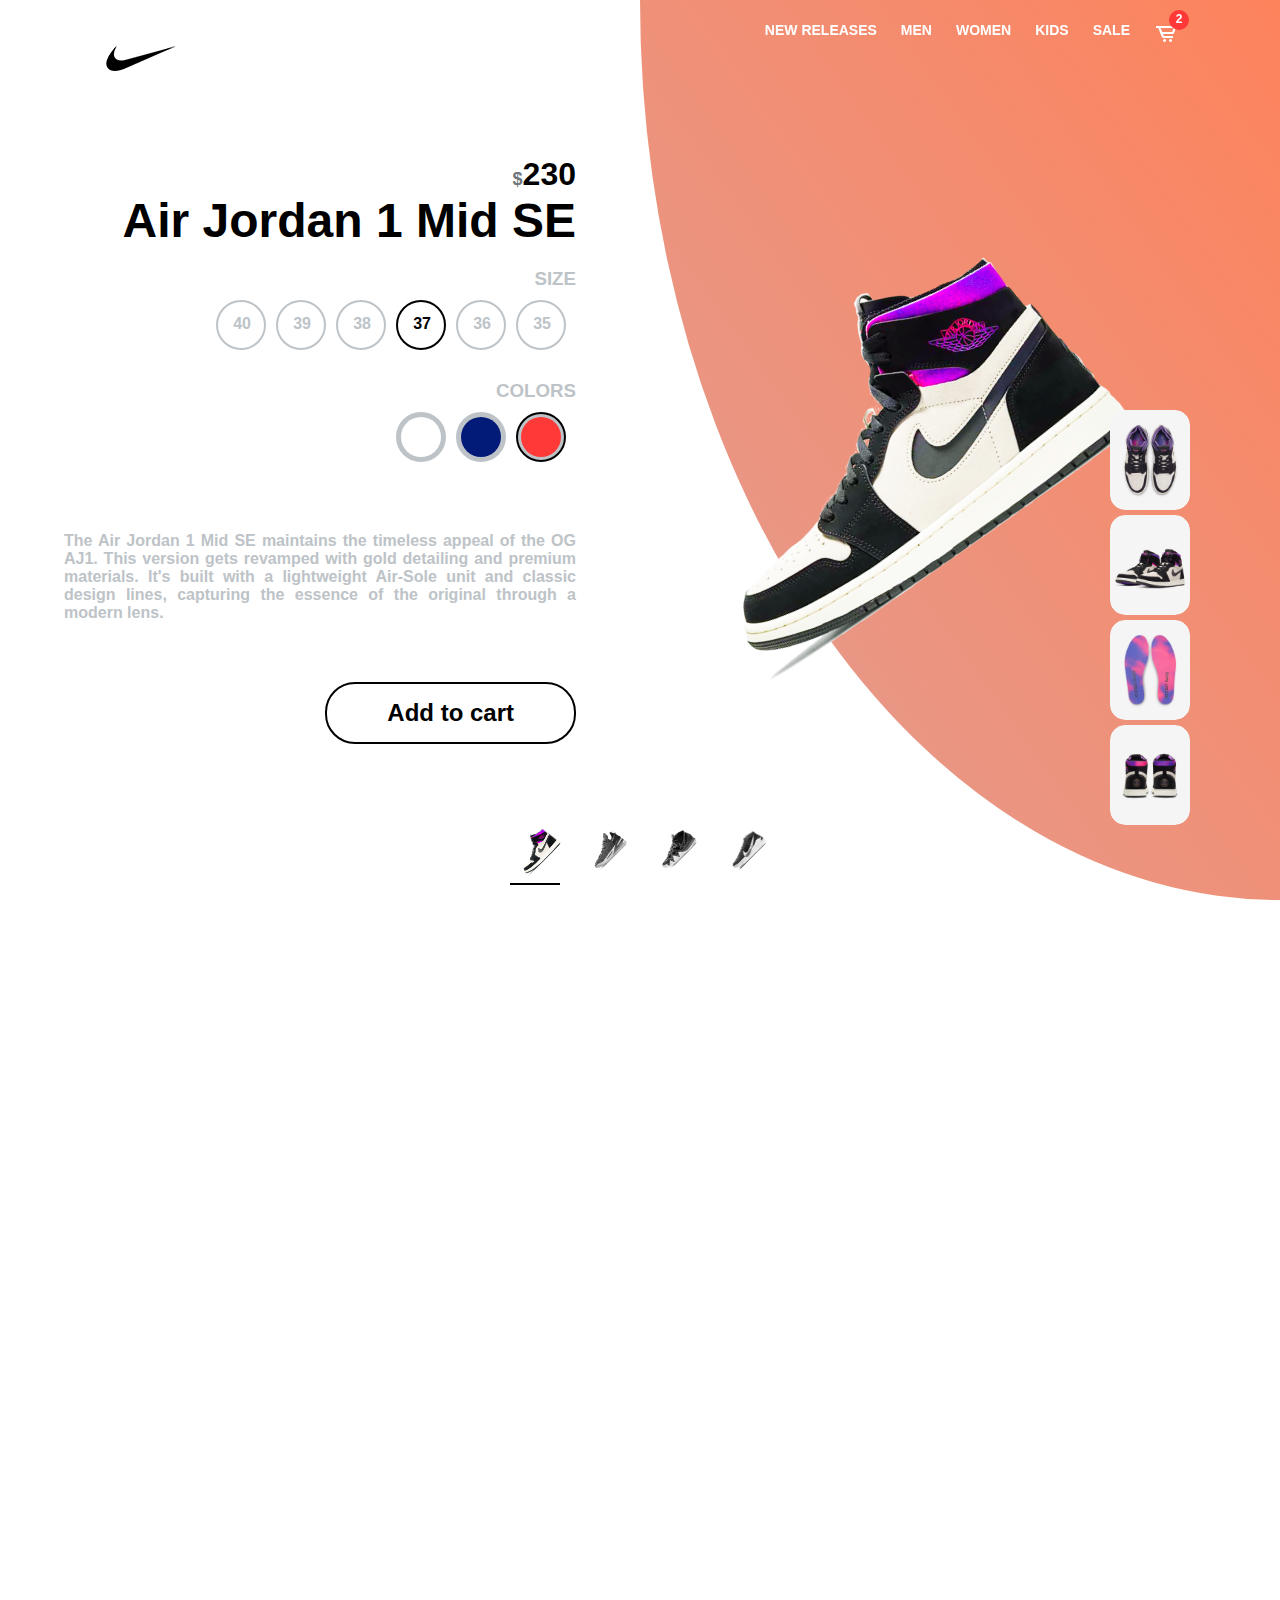
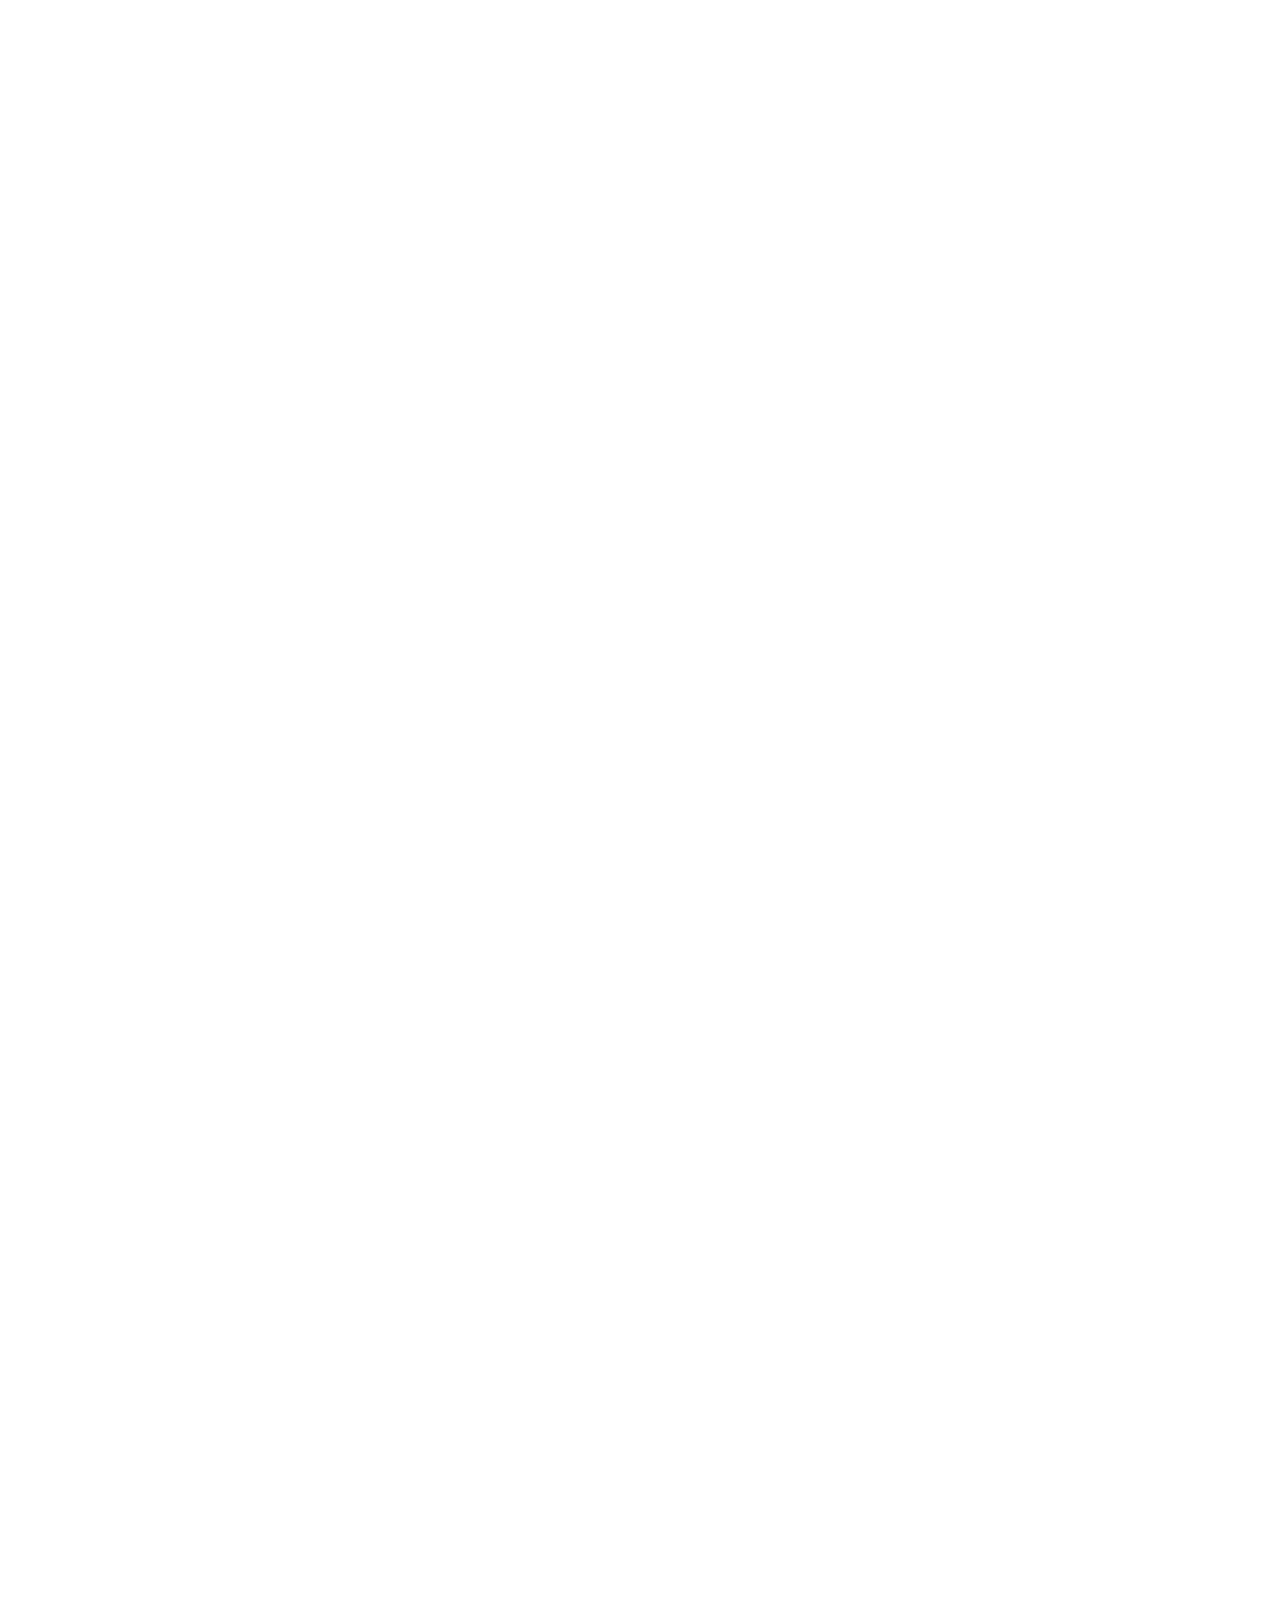
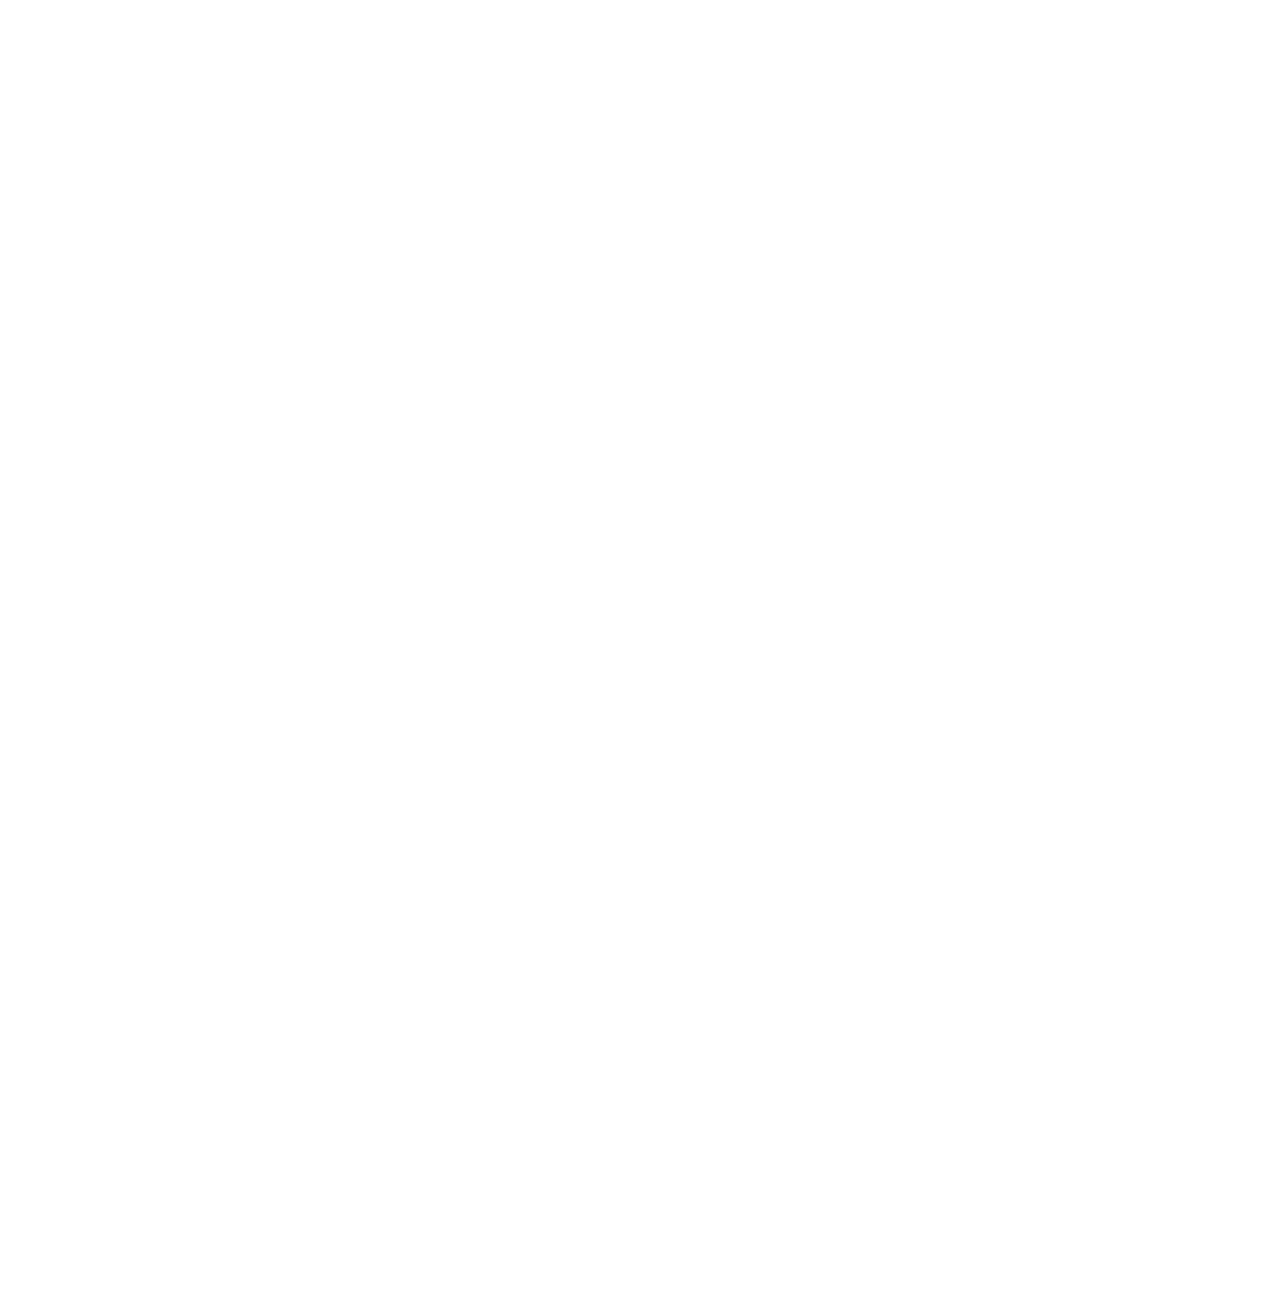
<file: index.html>
<!DOCTYPE html>
<html xmlns="http://www.w3.org/1999/html">
<head>
    <title>NIKE PRODUCTS PAGE</title>
    <meta charset="utf-8">
    <link href='https://unpkg.com/boxicons@2.0.7/css/boxicons.min.css' rel='stylesheet'>
    <meta name="viewport" content="width=device-width, initial-scale=1.0">
    <link rel="stylesheet" type="text/css" href="style.css">
</head>
<body>
<div class="navbar">

    <a class="logo" href="index.html"> <img src="images/nike.png"></a>
    </a>
    <div class="navbar-right menu">
        <a href="index.html" class="active">New releases</a>
        <a href="men.html">Men</a>
        <a href="women.html">Women</a>
        <a href="#">Kids</a>
        <a href="#">sale</a>
    </div>
    <div class="navbar-right">
        <a href="#" class="cart">
            <i class="bx bx-cart-alt"></i>
            <span class="badge">2</span>
        </a>
    </div>
</div>
<div id="slider" class="slider">
    <div class="row fullheight slide">
        <div class="col-6 fullheight">
            <div class="product-info">
                <div class="info-wrapper">
                    <div class="product-price left-to-right">
                        <span>$</span>230
                    </div>
                    <div class="product-name left-to-right">
                        <h2>
                            Air Jordan 1 Mid SE
                        </h2>
                    </div>
                    <div class="product-size left-to-right">
                        <h3>SIZE</h3>
                        <div class="size-wrapper">
                            <div>35</div>
                            <div>36</div>
                            <div class="active">37</div>
                            <div>38</div>
                            <div>39</div>
                            <div>40</div>
                        </div>
                    </div>
                    <div class="product-color left-to-right">
                        <h3>COLORS</h3>
                        <div class="color-wrapper">
                            <div class="active">
                                <div class="bg-red"></div>
                            </div>
                            <div class="">
                                <div class="bg-blue"></div>
                            </div>
                            <div class="">
                                <div class="bg-white"></div>
                            </div>
                        </div>
                    </div>
                    <div class="product-description left-to-right">
                        <p>

                            The Air Jordan 1 Mid SE maintains the timeless appeal of the OG AJ1. This version gets
                            revamped with gold detailing and premium materials. It's built with a lightweight Air-Sole
                            unit and classic design lines, capturing the essence of the original through a modern lens.
                        </p>
                    </div>
                    <div class="button left-to-right">
                        <button>
                            Add to cart
                        </button>
                    </div>
                </div>
            </div>
        </div>
        <div class="col-6 fullheight img-col" style="background-image: linear-gradient(to top right, #e19e95, #fd835c)">
            <div class="product-img">
                <div class="img-wrapper right-to-left">
                    <div class="bounce">
                        <img src="images/jordan%201.png" alt="placeholder+image">
                    </div>
                </div>
            </div>
            <div class="more-images">
                <div class="more-images-item bottom-up">
                    <img src="images/js1.jpg" alt="placeholder+image">
                </div>
                <div class="more-images-item bottom-up">
                    <img src="images/js2.jpg" alt="placeholder+image">
                </div>
                <div class="more-images-item bottom-up">
                    <img src="images/js3.jpg" alt="placeholder+image">
                </div>
                <div class="more-images-item bottom-up">
                    <img src="images/js4.jpg" alt="placeholder+image">
                </div>
            </div>
        </div>
    </div>
    <div class="row fullheight slide">
        <div class="col-6 fullheight">
            <div class="product-info">
                <div class="info-wrapper">
                    <div class="product-price left-to-right">
                        <span>$</span>600
                    </div>
                    <div class="product-name left-to-right">
                        <h2>
                            LeBron 18 "Los Angeles By Night"
                        </h2>
                    </div>
                    <div class="product-size left-to-right">
                        <h3>SIZE</h3>
                        <div class="size-wrapper">
                            <div>35</div>
                            <div>36</div>
                            <div class="active">37</div>
                            <div>38</div>
                            <div>39</div>
                            <div>40</div>
                        </div>
                    </div>
                    <div class="product-color left-to-right">
                        <h3>COLORS</h3>
                        <div class="color-wrapper">
                            <div class="active">
                                <div class="bg-red"></div>
                            </div>
                            <div class="">
                                <div class="bg-blue"></div>
                            </div>
                            <div class="">
                                <div class="bg-white"></div>
                            </div>
                        </div>
                    </div>
                    <div class="product-description left-to-right">
                        <p>
                            THE EVOLUTION OF FORCE.
                            The LeBron 18 "Los Angeles By Night" is inspired by LeBron’s favorite nighttime views in the
                            City of Angels. From the famed Ferris wheel to the festive aesthetics of Chinatown, this
                            bold-hued silhouette reflects the perpetual motion of lights in LA. A vibrant pink
                            Knitposite 2.0 upper is paired with a dark-hued graphic wrap inspired by LA’s night lights,
                            which sits beneath a translucent, durable heel clip. This shoe is guaranteed to capture
                            attention on the court and represents a city that’s constantly on the move
                        </p>
                    </div>
                    <div class="button left-to-right">
                        <button>
                            Add to cart
                        </button>
                    </div>
                </div>
            </div>
        </div>
        <div class="col-6 fullheight img-col" style="background-image: linear-gradient(to top right, #6b6d68, #629f2a)">
            <div class="product-img">
                <div class="img-wrapper right-to-left">
                    <div class="bounce">
                        <img src="images/lebron.png" alt="placeholder+image">
                    </div>
                </div>
            </div>
            <div class="more-images">
                <div class="more-images-item bottom-up">
                    <img src="images/lb1.jpg" alt="placeholder+image">
                </div>
                <div class="more-images-item bottom-up">
                    <img src="images/lb2.jpg" alt="placeholder+image">
                </div>
                <div class="more-images-item bottom-up">
                    <img src="images/lb3.jpg" alt="placeholder+image">
                </div>
                <div class="more-images-item bottom-up">
                    <img src="images/lb4.jpg" alt="placeholder+image">
                </div>
            </div>
        </div>
    </div>
    <div class="row fullheight slide">
        <div class="col-6 fullheight">
            <div class="product-info">
                <div class="info-wrapper">
                    <div class="product-price left-to-right">
                        <span>$</span>180
                    </div>
                    <div class="product-name left-to-right">
                        <h2>
                            Kybrid S2
                        </h2>
                    </div>
                    <div class="product-size left-to-right">
                        <h3>SIZE</h3>
                        <div class="size-wrapper">
                            <div>35</div>
                            <div>36</div>
                            <div class="active">37</div>
                            <div>38</div>
                            <div>39</div>
                            <div>40</div>
                        </div>
                    </div>
                    <div class="product-color left-to-right">
                        <h3>COLORS</h3>
                        <div class="color-wrapper">
                            <div class="active">
                                <div class="bg-red"></div>
                            </div>
                            <div class="">
                                <div class="bg-blue"></div>
                            </div>
                            <div class="">
                                <div class="bg-white"></div>
                            </div>
                        </div>
                    </div>
                    <div class="product-description left-to-right">
                        <p>
                            A MASHUP OF KYRIE'S SIGNATURE FOOTWEAR.

                            The Kybrid S2 combines the best of the Kyrie 4, 5 and 6 into one sensational,
                            boundary-pushing basketball shoe. It provides a secure, lightweight fit with an overlay that
                            locks you in when you lace up. A Kyrie-ready Zoom Air unit and traction that wraps up the
                            sides help fast, quick-cutting players stay responsive and turn on their edges.
                        </p>
                    </div>
                    <div class="button left-to-right">
                        <button>
                            Add to cart
                        </button>
                    </div>
                </div>
            </div>
        </div>
        <div class="col-6 fullheight img-col" style="background-image: linear-gradient(to top right, #cdcbd3, #171617)">
            <div class="product-img">
                <div class="img-wrapper right-to-left">
                    <div class="bounce">
                        <img src="images/kybrid.png" alt="placeholder+image">
                    </div>
                </div>
            </div>
            <div class="more-images">
                <div class="more-images-item bottom-up">
                    <img src="images/kb1.jpg" alt="placeholder+image">
                </div>
                <div class="more-images-item bottom-up">
                    <img src="images/kb2.jpg" alt="placeholder+image">
                </div>
                <div class="more-images-item bottom-up">
                    <img src="images/kb3.jpg" alt="placeholder+image">
                </div>
                <div class="more-images-item bottom-up">
                    <img src="images/kb4.jpg" alt="placeholder+image">
                </div>
            </div>
        </div>
    </div>
    <div class="row fullheight slide">
        <div class="col-6 fullheight">
            <div class="product-info">
                <div class="info-wrapper">
                    <div class="product-price left-to-right">
                        <span>$</span>230
                    </div>
                    <div class="product-name left-to-right">
                        <h2>
                            KD13
                        </h2>
                    </div>
                    <div class="product-size left-to-right">
                        <h3>SIZE</h3>
                        <div class="size-wrapper">
                            <div>35</div>
                            <div>36</div>
                            <div class="active">37</div>
                            <div>38</div>
                            <div>39</div>
                            <div>40</div>
                        </div>
                    </div>
                    <div class="product-color left-to-right">
                        <h3>COLORS</h3>
                        <div class="color-wrapper">
                            <div class="active">
                                <div class="bg-red"></div>
                            </div>
                            <div class="">
                                <div class="bg-blue"></div>
                            </div>
                            <div class="">
                                <div class="bg-white"></div>
                            </div>
                        </div>
                    </div>
                    <div class="product-description left-to-right">
                        <p>
                            END TO END ENERGY.

                            If you want to be a complete player, you have to make an impact on both ends of the floor,
                            from tip-off to the final buzzer. The KD13—built with a full-length Zoom Air unit stitched
                            directly to the upper and an additional Zoom Air unit in the forefoot—provides the
                            responsiveness and optimal energy return to help you make big-time plays all game long.
                        </p>
                    </div>
                    <div class="button left-to-right">
                        <button>
                            Add to cart
                        </button>
                    </div>
                </div>
            </div>
        </div>
        <div class="col-6 fullheight img-col" style="background-image: linear-gradient(to top right, #32519a, #4967af)">
            <div class="product-img">
                <div class="img-wrapper right-to-left">
                    <div class="bounce">
                        <img src="images/kevin.png" alt="placeholder+image">
                    </div>
                </div>
            </div>
            <div class="more-images">
                <div class="more-images-item bottom-up">
                    <img src="images/kd1.jpg" alt="placeholder+image">
                </div>
                <div class="more-images-item bottom-up">
                    <img src="images/kd2.jpg" alt="placeholder+image">
                </div>
                <div class="more-images-item bottom-up">
                    <img src="images/kd3.jpg" alt="placeholder+image">
                </div>
                <div class="more-images-item bottom-up">
                    <img src="images/kd4.jpg" alt="placeholder+image">
                </div>
            </div>
        </div>
    </div>
    <div id="slide-control" class="slide-control">
        <div class="slide-control-item">
            <img src="images/jordan%201.png" alt="placeholder+image">
        </div>
        <div class="slide-control-item">
            <img src="images/lebron.png" alt="placeholder+image">
        </div>
        <div class="slide-control-item">
            <img src="images/kybrid.png" alt="placeholder+image">
        </div>
        <div class="slide-control-item">
            <img src="images/kevin.png" alt="placeholder+image">
        </div>
    </div>

</div>
<div id="modal" class="modal">
    <span id="modal-close" class="close">&times;</span>
    <img id="modal-content" class="modal-content">
    <div class="more-images">
        <div class="more-images-item">
            <img class="img-preview">
        </div>
        <div class="more-images-item">
            <img class="img-preview">
        </div>
        <div class="more-images-item">
            <img class="img-preview">
        </div>
        <div class="more-images-item">
            <img class="img-preview">
        </div>
    </div>
</div>
<script type="text/javascript" src="index.js"></script>
</body>
</html>
</file>
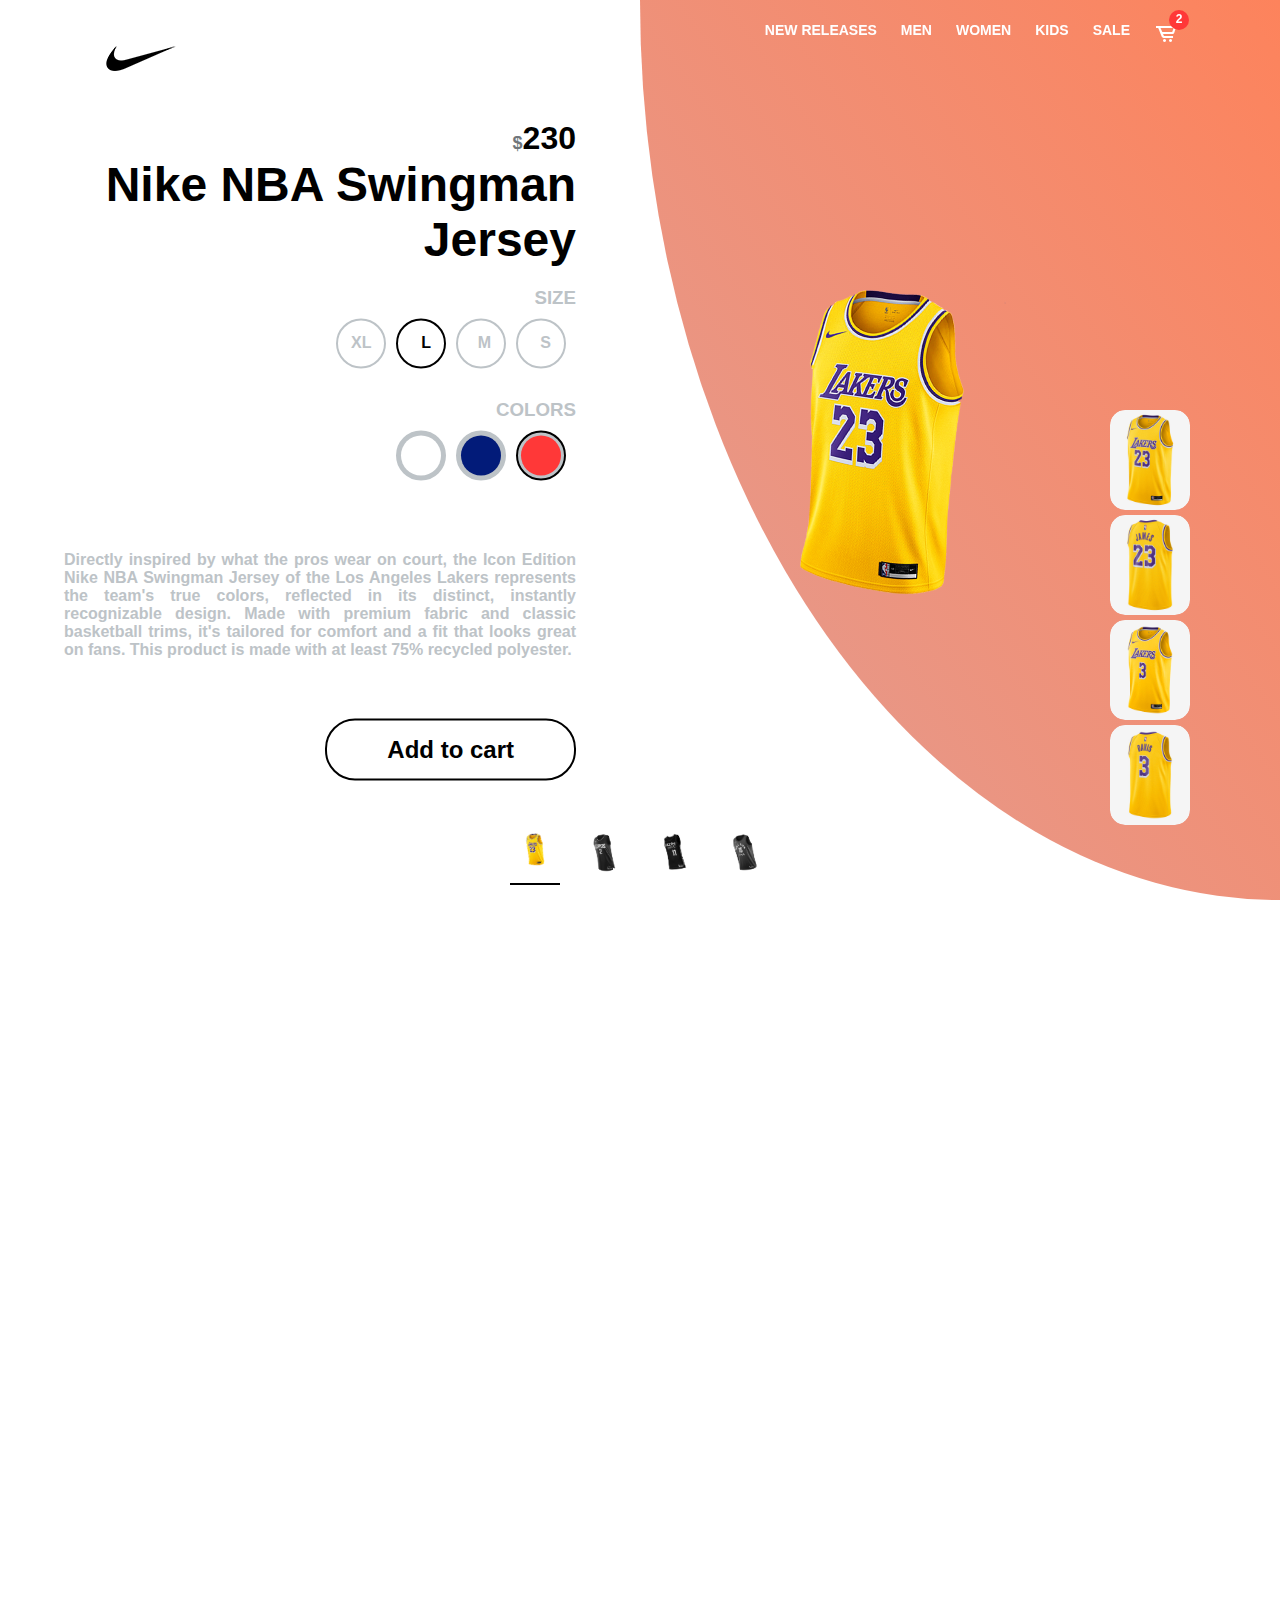
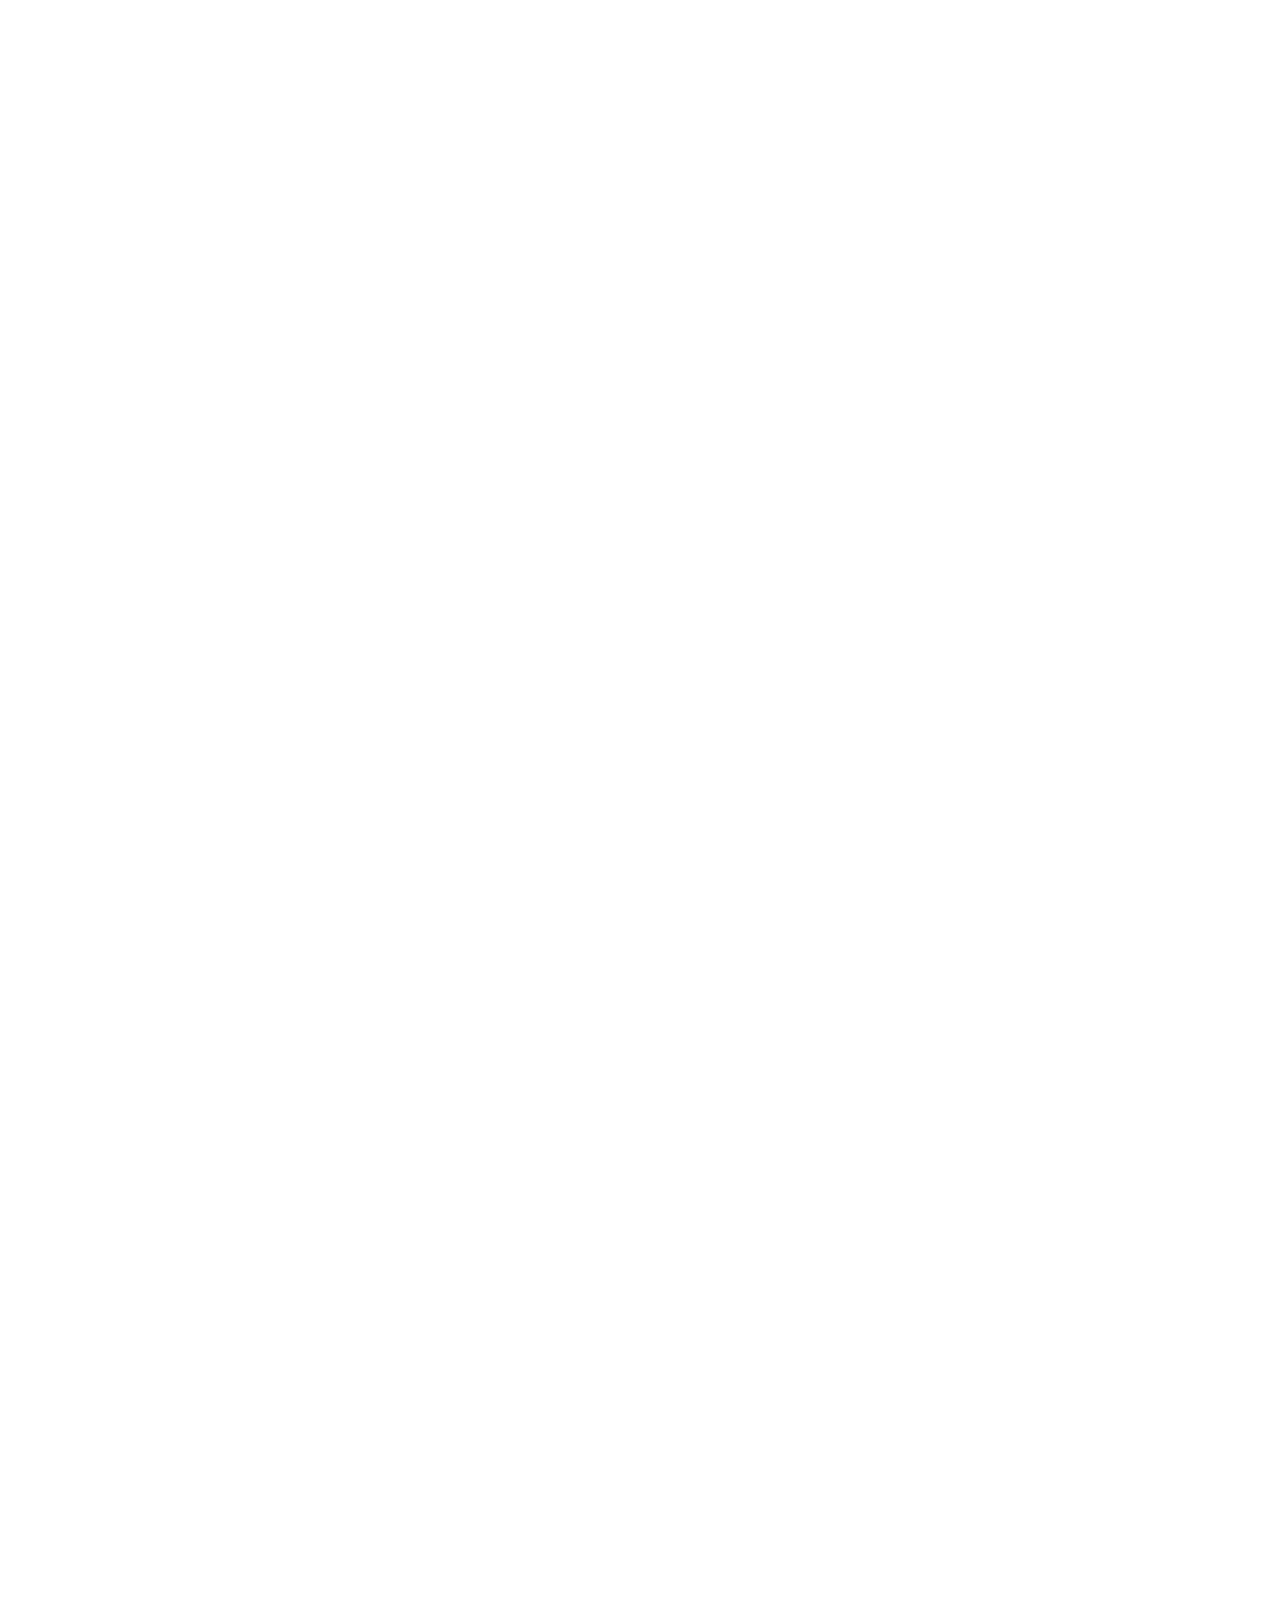
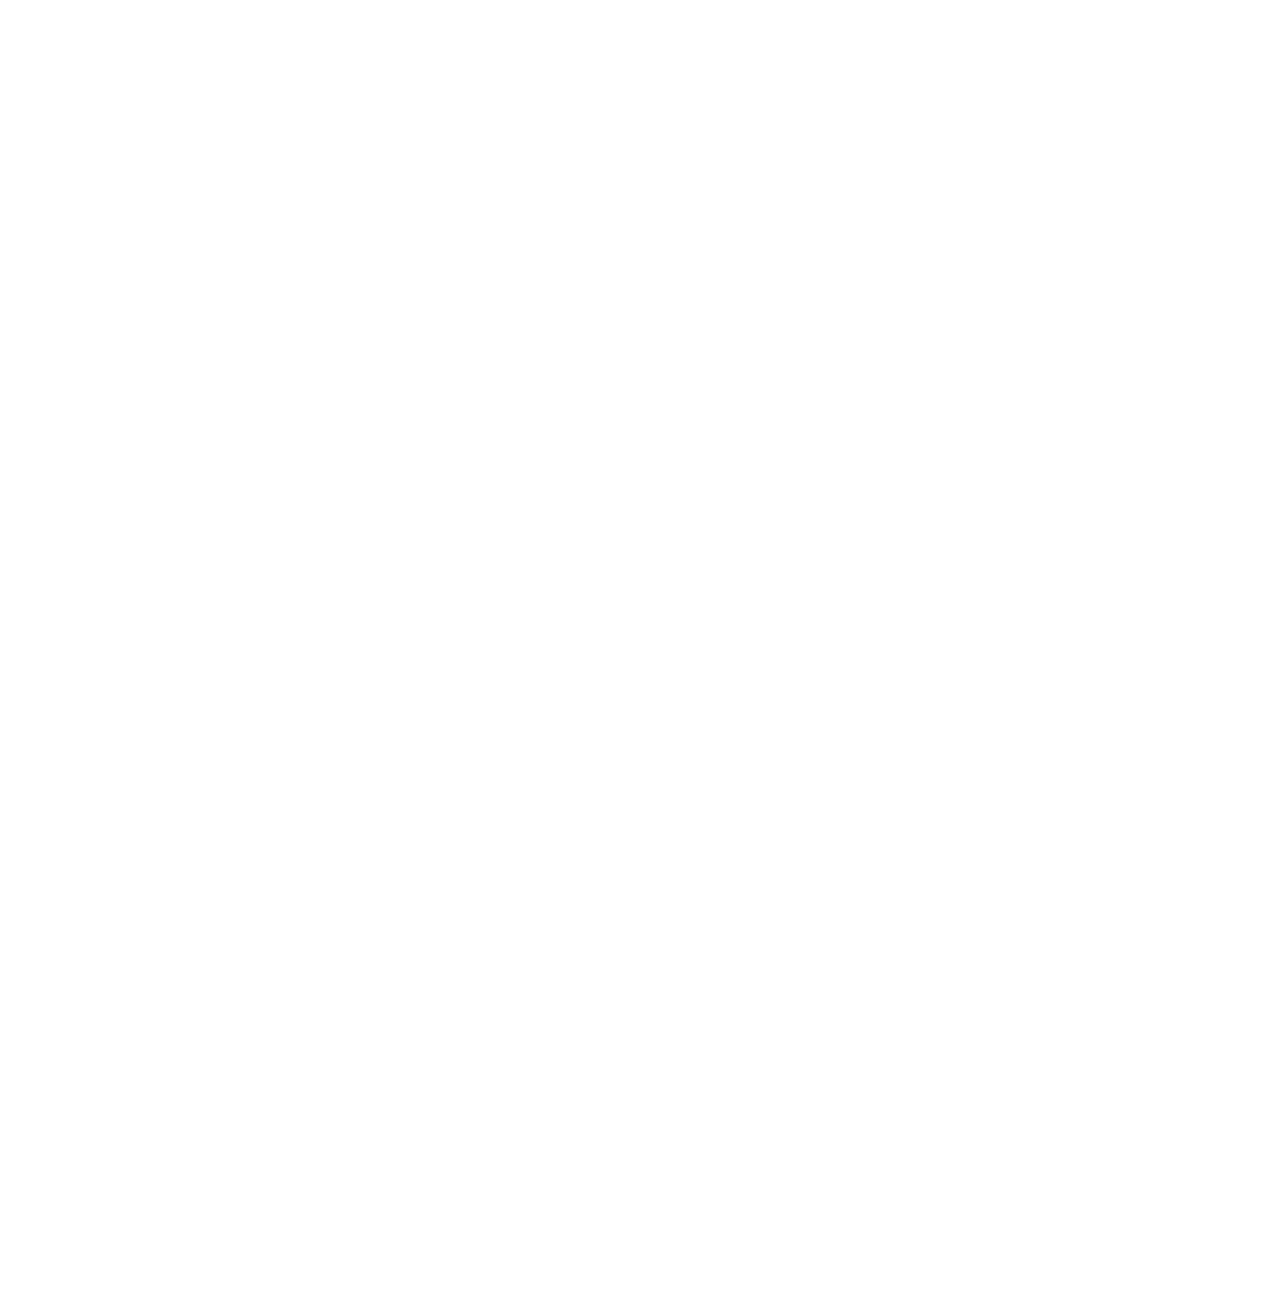
<file: men.html>
<!DOCTYPE html>
<html xmlns="http://www.w3.org/1999/html">
<head>
    <title>NIKE PRODUCTS PAGE</title>
    <meta charset="utf-8">
    <link href='https://unpkg.com/boxicons@2.0.7/css/boxicons.min.css' rel='stylesheet'>
    <meta name="viewport" content="width=device-width, initial-scale=1.0">
    <link rel="stylesheet" type="text/css" href="style.css">
</head>
<body>


<div class="navbar">
    <a class="logo" href="index.html"> <img src="images/nike.png"></a>

    </a>
    <div class="navbar-right menu">
        <a href="index.html" class="active">New releases</a>
        <a href="men.html">Men</a>
        <a href="women.html">Women</a>
        <a href="#">Kids</a>
        <a href="#">Sale</a>
    </div>
    <div class="navbar-right">
        <a href="#" class="cart">
            <i class="bx bx-cart-alt"></i>
            <span class="badge">2</span>
        </a>
    </div>
</div>
<div id="slider" class="slider">

    <div class="row fullheight slide">
        <div class="col-6 fullheight">

            <div class="product-info">
                <div class="info-wrapper">
                    <div class="product-price left-to-right">
                        <span>$</span>230
                    </div>
                    <div class="product-name left-to-right">
                        <h2>
                            Nike NBA Swingman Jersey
                        </h2>
                    </div>
                    <div class="product-size left-to-right">
                        <h3>SIZE</h3>
                        <div class="size-wrapper">
                            <div>S</div>
                            <div>M</div>
                            <div class="active">L</div>
                            <div>XL</div>
                        </div>
                    </div>
                    <div class="product-color left-to-right">
                        <h3>COLORS</h3>
                        <div class="color-wrapper">
                            <div class="active">
                                <div class="bg-red"></div>
                            </div>
                            <div class="">
                                <div class="bg-blue"></div>
                            </div>
                            <div class="">
                                <div class="bg-white"></div>
                            </div>
                        </div>
                    </div>
                    <div class="product-description left-to-right">
                        <p>
                            Directly inspired by what the pros wear on court, the Icon Edition Nike NBA Swingman Jersey of the Los Angeles Lakers represents the team's true colors, reflected in its distinct, instantly recognizable design. Made with premium fabric and classic basketball trims, it's tailored for comfort and a fit that looks great on fans. This product is made with at least 75% recycled polyester.
                        </p>
                    </div>
                    <div class="button left-to-right">
                        <button>
                            Add to cart
                        </button>
                    </div>
                </div>
            </div>

        </div>
        <div class="col-6 fullheight img-col" style="background-image: linear-gradient(to top right, #e19e95, #fd835c)">
            <!-- PRODUCT IMAGE -->
            <div class="product-img">
                <div class="img-wrapper right-to-left">
                    <div class="bounce">
                        <img src="images/jersey.png" alt="placeholder+image">
                    </div>
                </div>
            </div>

            <div class="more-images">
                <div class="more-images-item bottom-up">
                    <img src="images/j1.jpg" alt="placeholder+image">
                </div>
                <div class="more-images-item bottom-up">
                    <img src="images/j2.jpg" alt="placeholder+image">
                </div>
                <div class="more-images-item bottom-up">
                    <img src="images/j3.jpg" alt="placeholder+image">
                </div>
                <div class="more-images-item bottom-up">
                    <img src="images/j4.jpg" alt="placeholder+image">
                </div>
            </div>

        </div>
    </div>

    <div class="row fullheight slide">
        <div class="col-6 fullheight">
            <div class="product-info">
                <div class="info-wrapper">
                    <div class="product-price left-to-right">
                        <span>$</span>80
                    </div>
                    <div class="product-name left-to-right">
                        <h2>
                            Clippers Icon Edition 2020
                        </h2>
                    </div>
                    <div class="product-size left-to-right">
                        <h3>SIZE</h3>
                        <div class="size-wrapper">
                            <div>S</div>
                            <div>M</div>
                            <div class="active">L</div>
                            <div>XL</div>
                        </div>
                    </div>
                    <div class="product-color left-to-right">
                        <h3>COLORS</h3>
                        <div class="color-wrapper">
                            <div class="active">
                                <div class="bg-red"></div>
                            </div>
                            <div class="">
                                <div class="bg-blue"></div>
                            </div>
                            <div class="">
                                <div class="bg-white"></div>
                            </div>
                        </div>
                    </div>
                    <div class="product-description left-to-right">
                        <p>
                            TRUE COLORS.

                            The Icon Edition jersey represents the franchise's rich heritage and iconic identity, expressed through the team's bold primary color. The Authentic Nike NBA Icon Edition Jersey of the LA Clippers is designed to be lightweight and breathable. It's got a fit that's fine-tuned to let players move freely on the basketball court. This product is made with at least 75% recycled polyester.
                        </p>
                    </div>
                    <div class="button left-to-right">
                        <button>
                            Add to cart
                        </button>
                    </div>
                </div>
            </div>
        </div>
        <div class="col-6 fullheight img-col" style="background-image: linear-gradient(to top right, #6b6d68, #629f2a)">
            <div class="product-img">
                <div class="img-wrapper right-to-left">
                    <div class="bounce">
                        <img src="images/clip.png" alt="placeholder+image">
                    </div>
                </div>
            </div>
            <div class="more-images">
                <div class="more-images-item bottom-up">
                    <img src="images/clip1.jpg" alt="placeholder+image">
                </div>
                <div class="more-images-item bottom-up">
                    <img src="images/clip2.jpg" alt="placeholder+image">
                </div>
                <div class="more-images-item bottom-up">
                    <img src="images/clip3.jpg" alt="placeholder+image">
                </div>
                <div class="more-images-item bottom-up">
                    <img src="images/clip4.jpg" alt="placeholder+image">
                </div>
            </div>

        </div>
    </div>
    <div class="row fullheight slide">
        <div class="col-6 fullheight">
            <div class="product-info">
                <div class="info-wrapper">
                    <div class="product-price left-to-right">
                        <span>$</span>80
                    </div>
                    <div class="product-name left-to-right">
                        <h2>
                            Brooklyn Nets City Edition
                        </h2>
                    </div>
                    <div class="product-size left-to-right">
                        <h3>SIZE</h3>
                        <div class="size-wrapper">
                            <div>S</div>
                            <div>M</div>
                            <div class="active">L</div>
                            <div>XL</div>
                        </div>
                    </div>
                    <div class="product-color left-to-right">
                        <h3>COLORS</h3>
                        <div class="color-wrapper">
                            <div class="active">
                                <div class="bg-red"></div>
                            </div>
                            <div class="">
                                <div class="bg-blue"></div>
                            </div>
                            <div class="">
                                <div class="bg-white"></div>
                            </div>
                        </div>
                    </div>
                    <div class="product-description left-to-right">
                        <p>
                            AMBITIOUS ATTITUDE.

                            Rugged yet polished, Brooklyn has always been a place where high society meets the streets. Nobody embodied that more than renowned NYC artist Jean-Michel Basquiat. Featuring design details inspired by Basquiat’s distinct artistic style, the 2020-21 Nike NBA Brooklyn Nets City Edition Authentic Jersey celebrates the borough’s diverse and vital history and optimism for the future.
                        </p>
                    </div>
                    <div class="button left-to-right">
                        <button>
                            Add to cart
                        </button>
                    </div>
                </div>
            </div>
        </div>
        <div class="col-6 fullheight img-col" style="background-image: linear-gradient(to top right, #cdcbd3, #171617)">

            <div class="product-img">
                <div class="img-wrapper right-to-left">
                    <div class="bounce">
                        <img src="images/net.png" alt="placeholder+image">
                    </div>
                </div>
            </div>
            <div class="more-images">
                <div class="more-images-item bottom-up">
                    <img src="images/net1.jpg" alt="placeholder+image">
                </div>
                <div class="more-images-item bottom-up">
                    <img src="images/net2.jpg" alt="placeholder+image">
                </div>
                <div class="more-images-item bottom-up">
                    <img src="images/net3.jpg" alt="placeholder+image">
                </div>
                <div class="more-images-item bottom-up">
                    <img src="images/net4.jpg" alt="placeholder+image">
                </div>
            </div>
        </div>
    </div>
    <div class="row fullheight slide">
        <div class="col-6 fullheight">
            <!-- PRODUCT INFO -->
            <div class="product-info">
                <div class="info-wrapper">
                    <div class="product-price left-to-right">
                        <span>$</span>230
                    </div>
                    <div class="product-name left-to-right">
                        <h2>
                            Nuggets Statement Edition
                        </h2>
                    </div>
                    <div class="product-size left-to-right">
                        <h3>SIZE</h3>
                        <div class="size-wrapper">
                            <div>S</div>
                            <div>M</div>
                            <div class="active">L</div>
                            <div>XL</div>

                        </div>
                    </div>
                    <div class="product-color left-to-right">
                        <h3>COLORS</h3>
                        <div class="color-wrapper">
                            <div class="active">
                                <div class="bg-red"></div>
                            </div>
                            <div class="">
                                <div class="bg-blue"></div>
                            </div>
                            <div class="">
                                <div class="bg-white"></div>
                            </div>
                        </div>
                    </div>
                    <div class="product-description left-to-right">
                        <p>
                            THE TEAM'S ALTER EGO.

                            Bold alternate colors and details distinguish the Statement Edition, a jersey that symbolizes the collective strength, spirit and competitive mindset of the roster. Directly inspired by what the pros wear, this Denver Nuggets Statement Edition Nike NBA Swingman Jersey is made from premium double-knit fabric, with classic jersey construction and a fit that looks good from all angles.
                        </p>
                    </div>
                    <div class="button left-to-right">
                        <button>
                            Add to cart
                        </button>
                    </div>
                </div>
            </div>
            </div>
        <div class="col-6 fullheight img-col" style="background-image: linear-gradient(to top right, #32519a, #4967af)">
            <div class="product-img">
                <div class="img-wrapper right-to-left">
                    <div class="bounce">
                        <img src="images/nug.png" alt="placeholder+image">
                    </div>
                </div>
            </div>
            <div class="more-images">
                <div class="more-images-item bottom-up">
                    <img src="images/nug1.jpg" alt="placeholder+image">
                </div>
                <div class="more-images-item bottom-up">
                    <img src="images/nug2.jpg" alt="placeholder+image">
                </div>
                <div class="more-images-item bottom-up">
                    <img src="images/nug3.jpg" alt="placeholder+image">
                </div>
                <div class="more-images-item bottom-up">
                    <img src="images/nug4.jpg" alt="placeholder+image">
                </div>
            </div>
        </div>
    </div>
    <div id="slide-control" class="slide-control">
        <div class="slide-control-item">
            <img src="images/jersey.png" alt="placeholder+image">
        </div>
        <div class="slide-control-item">
            <img src="images/clip.png" alt="placeholder+image">
        </div>
        <div class="slide-control-item">
            <img src="images/net.png" alt="placeholder+image">
        </div>
        <div class="slide-control-item">
            <img src="images/nug.png" alt="placeholder+image">
        </div>
    </div>
</div>
<div id="modal" class="modal">
    <span id="modal-close" class="close">&times;</span>
    <img id="modal-content" class="modal-content">
    <div class="more-images">
        <div class="more-images-item">
            <img class="img-preview">
        </div>
        <div class="more-images-item">
            <img class="img-preview">
        </div>
        <div class="more-images-item">
            <img class="img-preview">
        </div>
        <div class="more-images-item">
            <img class="img-preview">
        </div>
    </div>
</div>

<script type="text/javascript" src="index.js"></script>
</body>
</html>
</file>
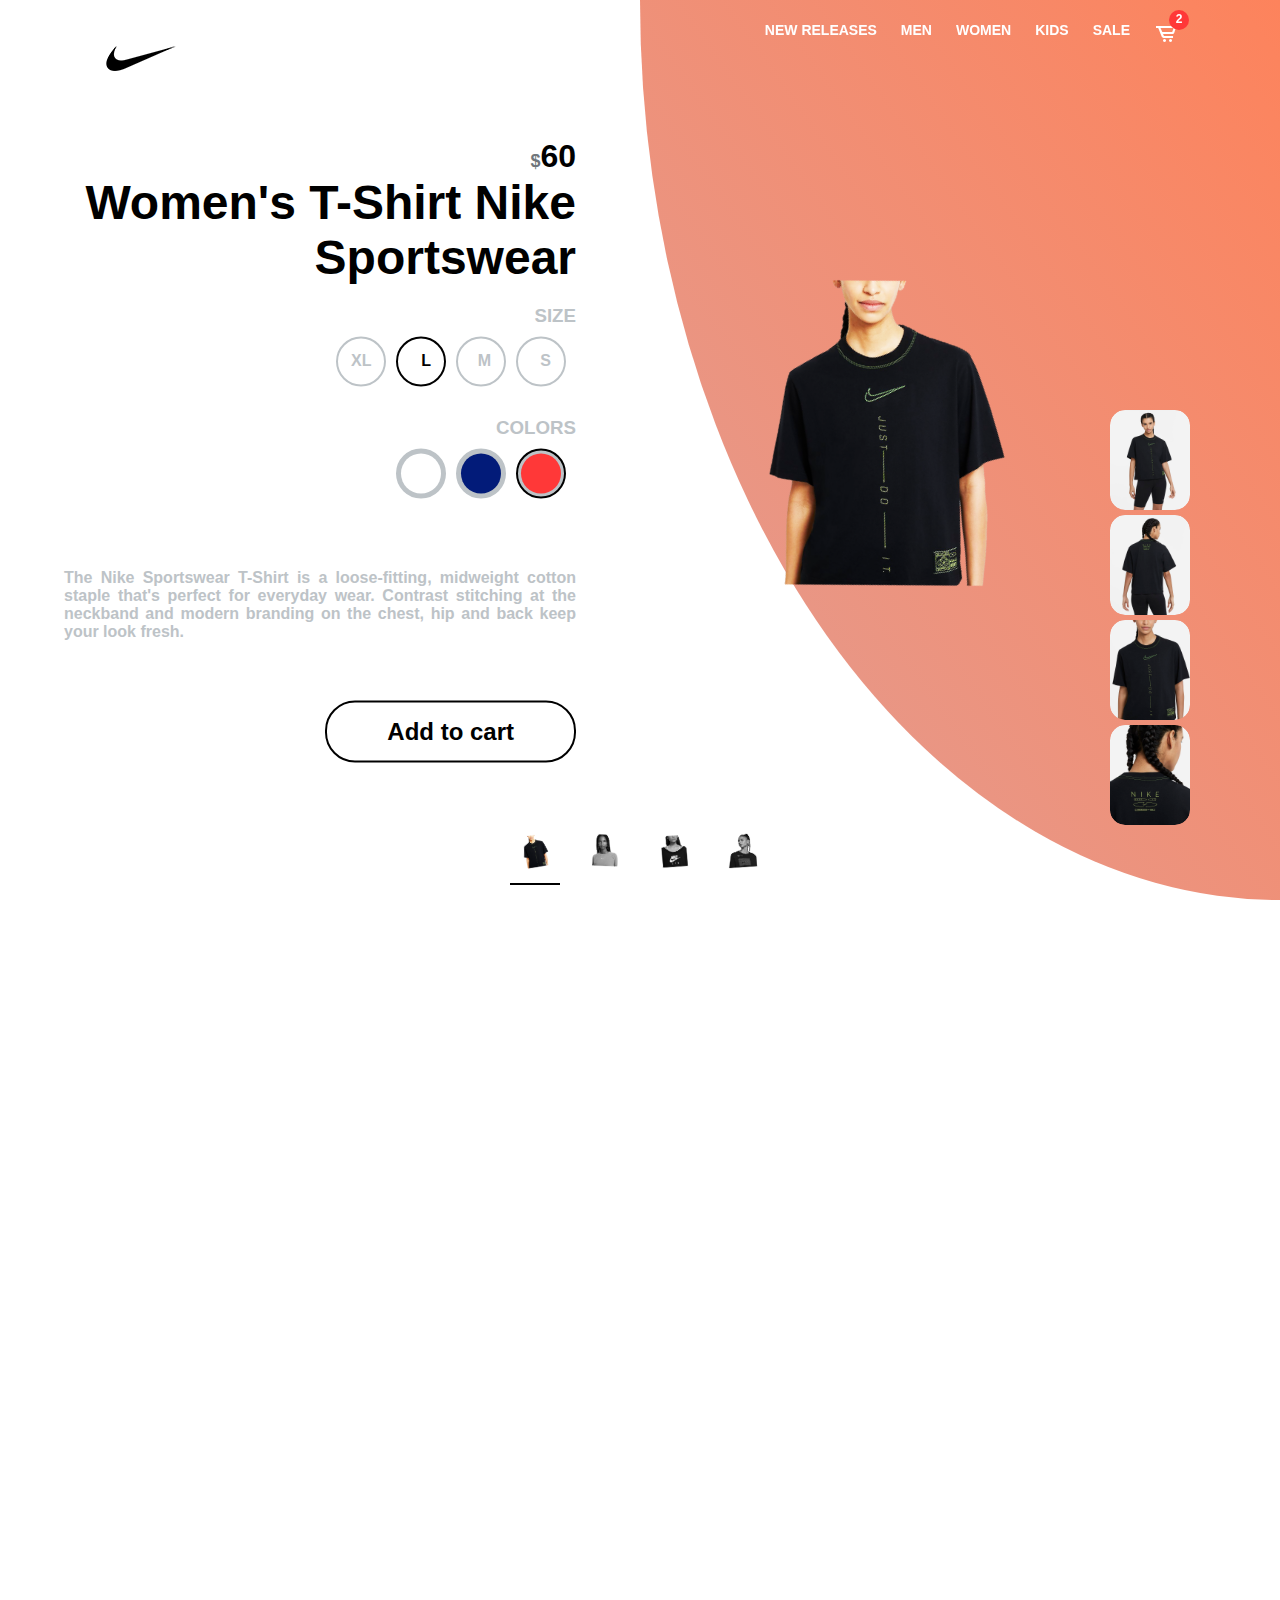
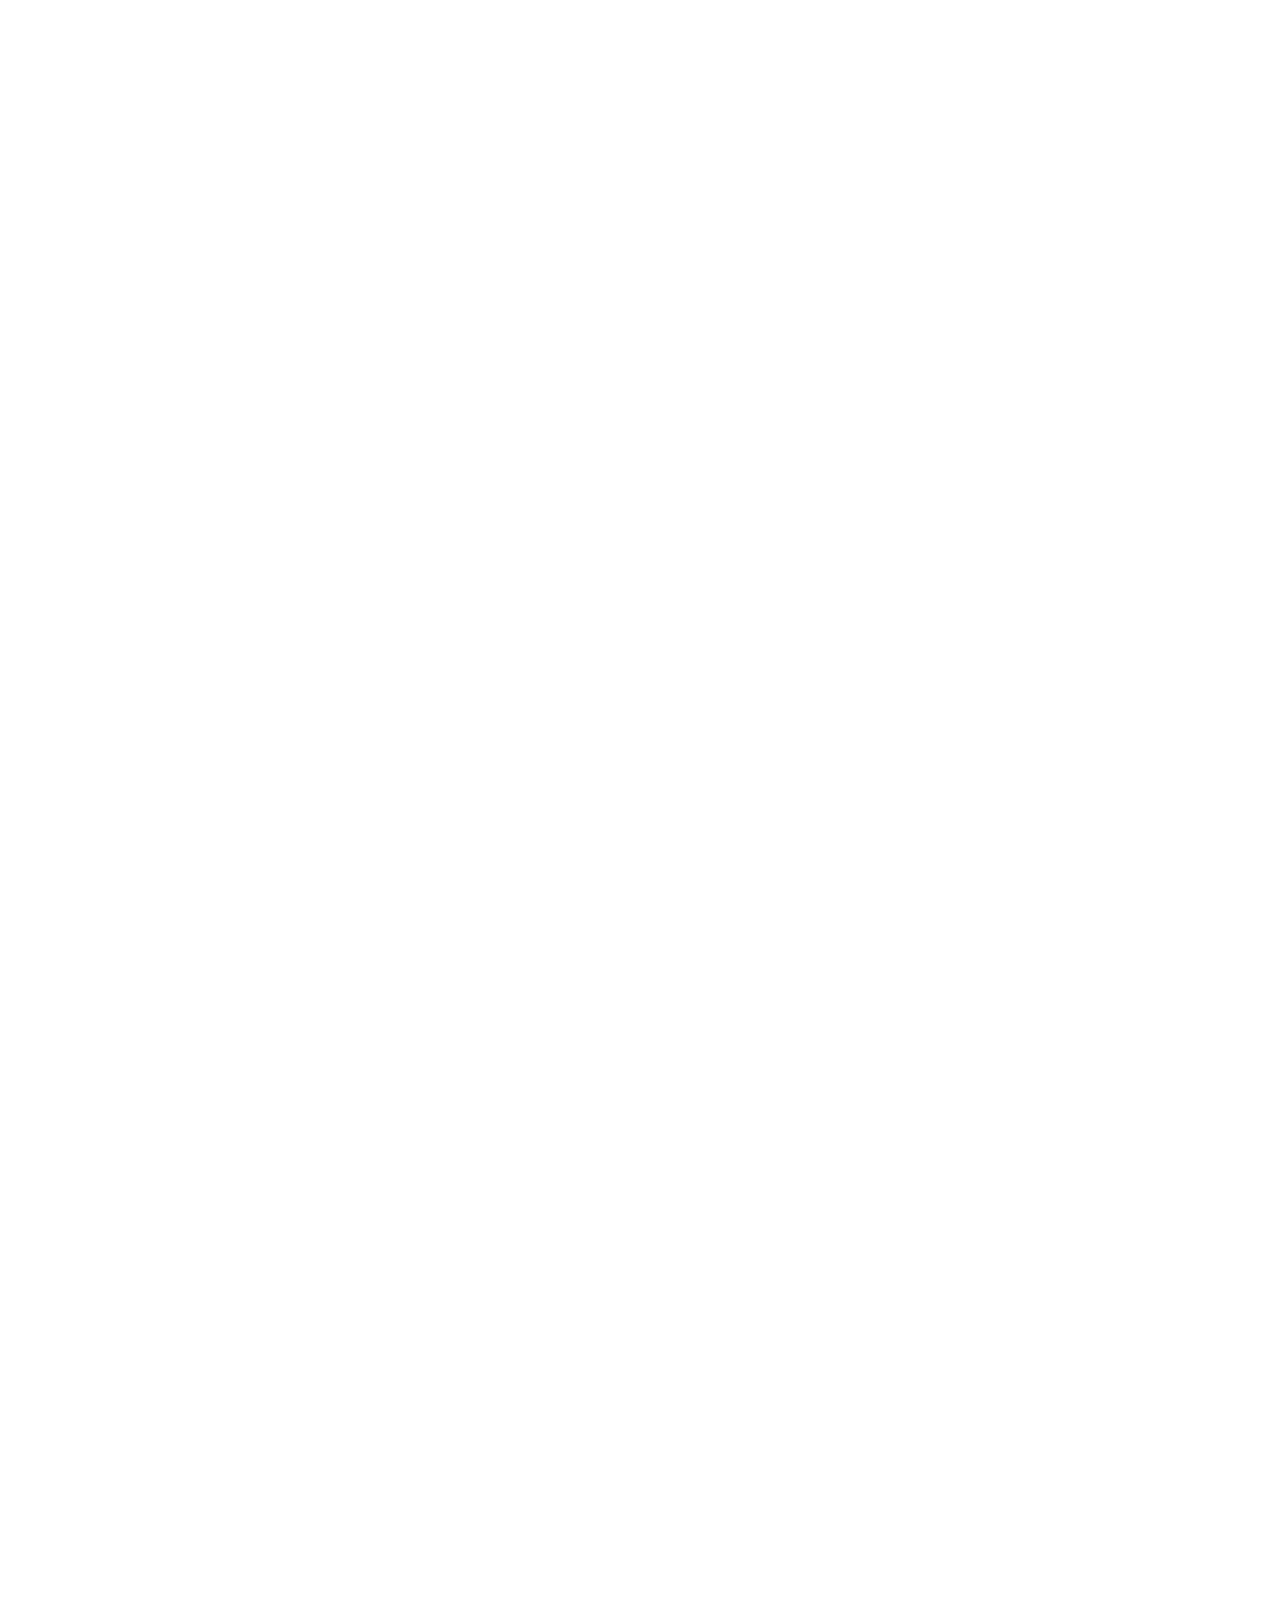
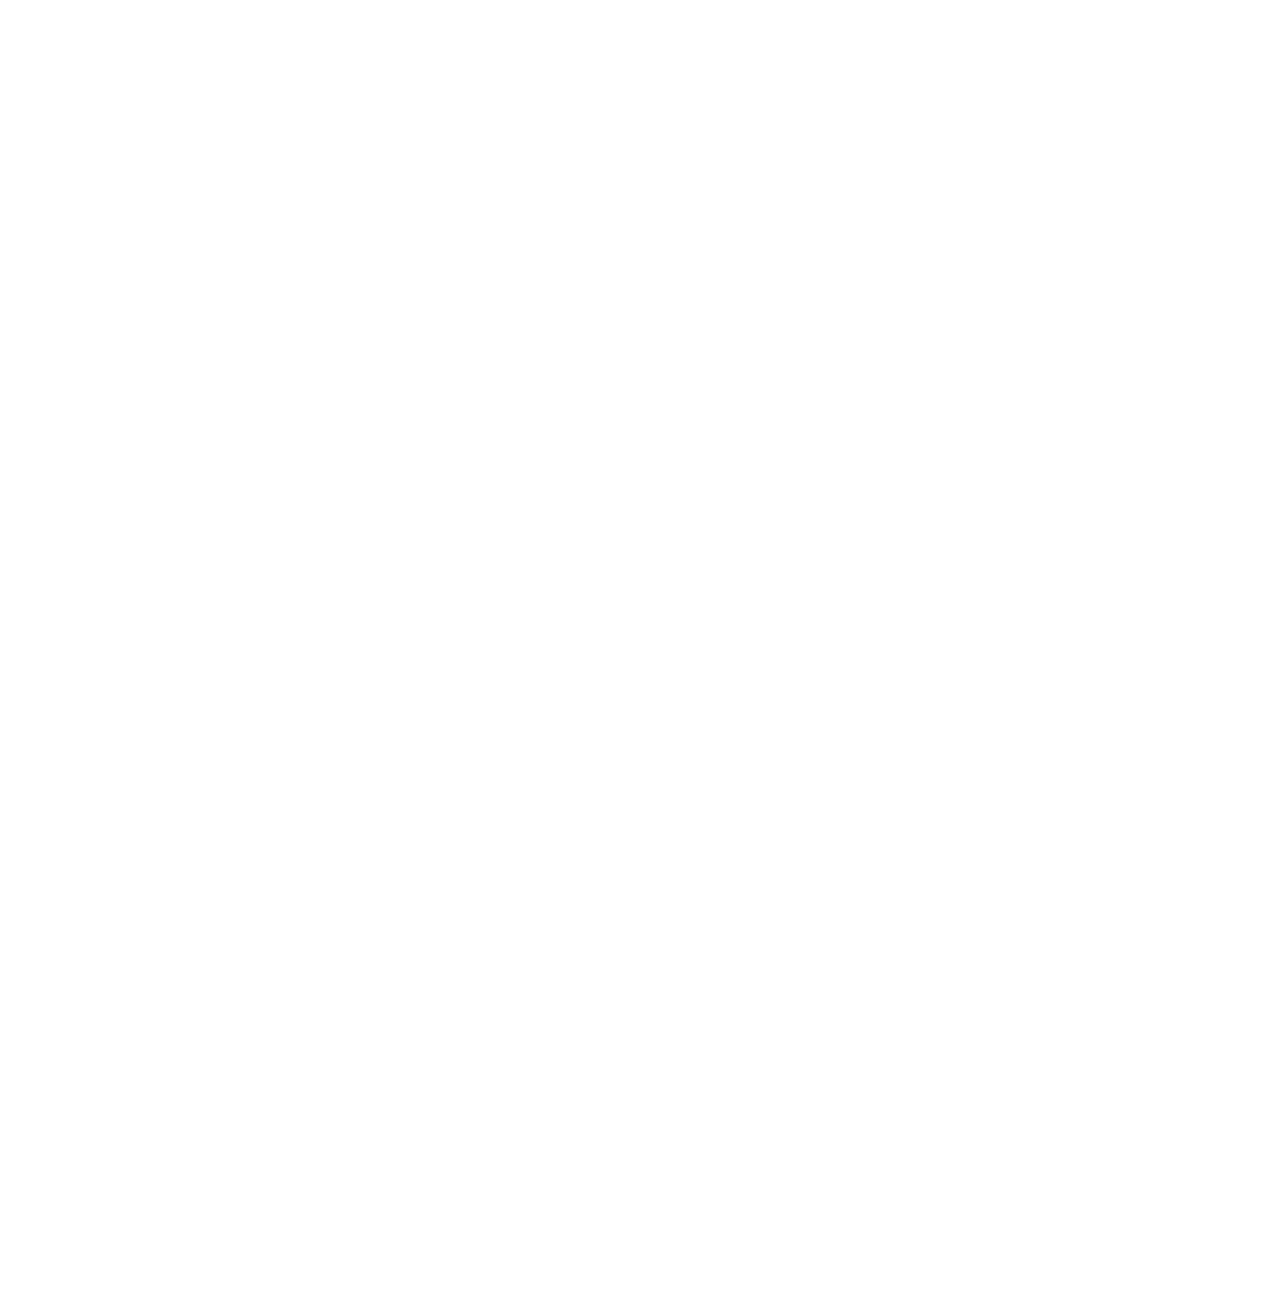
<file: women.html>
<!DOCTYPE html>
<html xmlns="http://www.w3.org/1999/html">
<head>
    <title>NIKE PRODUCTS PAGE</title>
    <meta charset="utf-8">
    <link href='https://unpkg.com/boxicons@2.0.7/css/boxicons.min.css' rel='stylesheet'>
    <meta name="viewport" content="width=device-width, initial-scale=1.0">
    <link rel="stylesheet" type="text/css" href="style.css">
</head>
<body>
<div class="navbar">

    <a class="logo" href="index.html"> <img src="images/nike.png"></a>

    </a>
    <div class="navbar-right menu">
        <a href="index.html" class="active">New releases</a>
        <a href="men.html">Men</a>
        <a href="women.html">Women</a>
        <a href="#">Kids</a>
        <a href="#">Sale</a>
    </div>
    <div class="navbar-right">
        <a href="#" class="cart">
            <i class="bx bx-cart-alt"></i>
            <span class="badge">2</span>
        </a>
    </div>
</div>
<div id="slider" class="slider">

    <div class="row fullheight slide">
        <div class="col-6 fullheight">
            <div class="product-info">
                <div class="info-wrapper">
                    <div class="product-price left-to-right">
                        <span>$</span>60
                    </div>
                    <div class="product-name left-to-right">
                        <h2>
                            Women's T-Shirt
                            Nike Sportswear
                        </h2>
                    </div>
                    <div class="product-size left-to-right">
                        <h3>SIZE</h3>
                        <div class="size-wrapper">
                            <div>S</div>
                            <div>M</div>
                            <div class="active">L</div>
                            <div>XL</div>
                        </div>
                    </div>
                    <div class="product-color left-to-right">
                        <h3>COLORS</h3>
                        <div class="color-wrapper">
                            <div class="active">
                                <div class="bg-red"></div>
                            </div>
                            <div class="">
                                <div class="bg-blue"></div>
                            </div>
                            <div class="">
                                <div class="bg-white"></div>
                            </div>
                        </div>
                    </div>
                    <div class="product-description left-to-right">
                        <p>
                            The Nike Sportswear T-Shirt is a loose-fitting, midweight cotton staple that's perfect for everyday wear. Contrast stitching at the neckband and modern branding on the chest, hip and back keep your look fresh.
                        </p>
                    </div>
                    <div class="button left-to-right">
                        <button>
                            Add to cart
                        </button>
                    </div>
                </div>
            </div>
        </div>
        <div class="col-6 fullheight img-col" style="background-image: linear-gradient(to top right, #e19e95, #fd835c)">
            <div class="product-img">
                <div class="img-wrapper right-to-left">
                    <div class="bounce">
                        <img src="images/female.png" alt="placeholder+image">
                    </div>
                </div>
            </div>
            <div class="more-images">
                <div class="more-images-item bottom-up">
                    <img src="images/f1.jpg" alt="placeholder+image">
                </div>
                <div class="more-images-item bottom-up">
                    <img src="images/f2.jpg" alt="placeholder+image">
                </div>
                <div class="more-images-item bottom-up">
                    <img src="images/f3.jpg" alt="placeholder+image">
                </div>
                <div class="more-images-item bottom-up">
                    <img src="images/f4.jpg" alt="placeholder+image">
                </div>
            </div>
        </div>
    </div>
    <div class="row fullheight slide">
        <div class="col-6 fullheight">
            <div class="product-info">
                <div class="info-wrapper">
                    <div class="product-price left-to-right">
                        <span>$</span>65
                    </div>
                    <div class="product-name left-to-right">
                        <h2>
                            Women's Nike Sportswear Swoosh
                        </h2>
                    </div>
                    <div class="product-size left-to-right">
                        <h3>SIZE</h3>
                        <div class="size-wrapper">
                            <div>S</div>
                            <div>M</div>
                            <div class="active">L</div>
                            <div>XL</div>
                        </div>
                    </div>
                    <div class="product-color left-to-right">
                        <h3>COLORS</h3>
                        <div class="color-wrapper">
                            <div class="active">
                                <div class="bg-red"></div>
                            </div>
                            <div class="">
                                <div class="bg-blue"></div>
                            </div>
                            <div class="">
                                <div class="bg-white"></div>
                            </div>
                        </div>
                    </div>
                    <div class="product-description left-to-right">
                        <p>
                            SWOOSH FOR YOUR DAILY FITS.

                            Made with French terry, the Nike Sportswear Swoosh Crew offers versatile warmth and comfort. A raglan sleeve design helps you move without distraction, while a pocket on the back provides quick storage and a unique look.
                        </p>
                    </div>
                    <div class="button left-to-right">
                        <button>
                            Add to cart
                        </button>
                    </div>
                </div>
            </div>
        </div>
        <div class="col-6 fullheight img-col" style="background-image: linear-gradient(to top right, #6b6d68, #629f2a)">
            <div class="product-img">
                <div class="img-wrapper right-to-left">
                    <div class="bounce">
                        <img src="images/nig.png" alt="placeholder+image">
                    </div>
                </div>
            </div>
            <div class="more-images">
                <div class="more-images-item bottom-up">
                    <img src="images/nig1.jpg" alt="placeholder+image">
                </div>
                <div class="more-images-item bottom-up">
                    <img src="images/nig2.jpg" alt="placeholder+image">
                </div>
                <div class="more-images-item bottom-up">
                    <img src="images/nig3.jpg" alt="placeholder+image">
                </div>
                <div class="more-images-item bottom-up">
                    <img src="images/nig4.jpg" alt="placeholder+image">
                </div>
            </div>
        </div>
    </div>
    <div class="row fullheight slide">
        <div class="col-6 fullheight">
            <div class="product-info">
                <div class="info-wrapper">
                    <div class="product-price left-to-right">
                        <span>$</span>65
                    </div>
                    <div class="product-name left-to-right">
                        <h2>
                            Women's Oversized Top
                            Nike Air
                        </h2>
                    </div>
                    <div class="product-size left-to-right">
                        <h3>SIZE</h3>
                        <div class="size-wrapper">
                            <div>S</div>
                            <div>M</div>
                            <div class="active">L</div>
                            <div>XL</div>
                        </div>
                    </div>
                    <div class="product-color left-to-right">
                        <h3>COLORS</h3>
                        <div class="color-wrapper">
                            <div class="active">
                                <div class="bg-red"></div>
                            </div>
                            <div class="">
                                <div class="bg-blue"></div>
                            </div>
                            <div class="">
                                <div class="bg-white"></div>
                            </div>
                        </div>
                    </div>
                    <div class="product-description left-to-right">
                        <p>
                            RELAXED FIT. COMPLETE COVERAGE.

                            The Nike Air Fleece Top is a relaxed version of your favorite crewneck. A longer cut provides added coverage and a comfortable feel ready for cool weather layering.
                        </p>
                    </div>
                    <div class="button left-to-right">
                        <button>
                            Add to cart
                        </button>
                    </div>
                </div>
            </div>
        </div>
        <div class="col-6 fullheight img-col" style="background-image: linear-gradient(to top right, #cdcbd3, #171617)">
            <div class="product-img">
                <div class="img-wrapper right-to-left">
                    <div class="bounce">
                        <img src="images/nik.png" alt="placeholder+image">
                    </div>
                </div>
            </div>
            <div class="more-images">
                <div class="more-images-item bottom-up">
                    <img src="images/nik1.jpg" alt="placeholder+image">
                </div>
                <div class="more-images-item bottom-up">
                    <img src="images/nik2.jpg" alt="placeholder+image">
                </div>
                <div class="more-images-item bottom-up">
                    <img src="images/nik3.jpg" alt="placeholder+image">
                </div>
                <div class="more-images-item bottom-up">
                    <img src="images/nik4.jpg" alt="placeholder+image">
                </div>
            </div>
        </div>
    </div>
    <div class="row fullheight slide">
        <div class="col-6 fullheight">
            <div class="product-info">
                <div class="info-wrapper">
                    <div class="product-price left-to-right">
                        <span>$</span>65
                    </div>
                    <div class="product-name left-to-right">
                        <h2>
                            Nike Sportswear House of Innovation (NYC)

                        </h2>
                    </div>
                    <div class="product-size left-to-right">
                        <h3>SIZE</h3>
                        <div class="size-wrapper">
                            <div>S</div>
                            <div>M</div>
                            <div class="active">L</div>
                            <div>XL</div>

                        </div>
                    </div>
                    <div class="product-color left-to-right">
                        <h3>COLORS</h3>
                        <div class="color-wrapper">
                            <div class="active">
                                <div class="bg-red"></div>
                            </div>
                            <div class="">
                                <div class="bg-blue"></div>
                            </div>
                            <div class="">
                                <div class="bg-white"></div>
                            </div>
                        </div>
                    </div>
                    <div class="product-description left-to-right">
                        <p>
                            HOUSE OF INNOVATION.

                            The Nike Sportswear House of Innovation NYC T-Shirt is made with soft knit jersey fabric for lasting comfort.
                        </p>
                    </div>
                    <div class="button left-to-right">
                        <button>
                            Add to cart
                        </button>
                    </div>
                </div>
            </div>
        </div>
        <div class="col-6 fullheight img-col" style="background-image: linear-gradient(to top right, #32519a, #4967af)">
            <div class="product-img">
                <div class="img-wrapper right-to-left">
                    <div class="bounce">
                        <img src="images/sic.png" alt="placeholder+image">
                    </div>
                </div>
            </div>
            <div class="more-images">
                <div class="more-images-item bottom-up">
                    <img src="images/sic1.jpg" alt="placeholder+image">
                </div>
                <div class="more-images-item bottom-up">
                    <img src="images/sic2.jpg" alt="placeholder+image">
                </div>
                <div class="more-images-item bottom-up">
                    <img src="images/sic3.jpg" alt="placeholder+image">
                </div>
                <div class="more-images-item bottom-up">
                    <img src="images/sic4.jpg" alt="placeholder+image">
                </div>
            </div>
        </div>
    </div>
    <div id="slide-control" class="slide-control">
        <div class="slide-control-item">
            <img src="images/female.png" alt="placeholder+image">
        </div>
        <div class="slide-control-item">
            <img src="images/nig.png" alt="placeholder+image">
        </div>
        <div class="slide-control-item">
            <img src="images/nik.png" alt="placeholder+image">
        </div>
        <div class="slide-control-item">
            <img src="images/sic.png" alt="placeholder+image">
        </div>
    </div>
</div>
<div id="modal" class="modal">
    <span id="modal-close" class="close">&times;</span>
    <img id="modal-content" class="modal-content">
    <div class="more-images">
        <div class="more-images-item">
            <img class="img-preview">
        </div>
        <div class="more-images-item">
            <img class="img-preview">
        </div>
        <div class="more-images-item">
            <img class="img-preview">
        </div>
        <div class="more-images-item">
            <img class="img-preview">
        </div>
    </div>
</div>
<script type="text/javascript" src="index.js"></script>
</body>
</html>
</file>
<file: style.css>
:root {
	--red: #ff3838;
	--white: #ffffff;
	--black: #000000;

	--red-one: #CB356B;
	--red-two: #BD3F32;

	--green-one: #56ab2f;
	--green-two: #94d049;

	--black-one: #232526;
	--black-two: #70767b;

	--blue-one: #021B79;
	--blue-two: #0575E6;

	--silver: #bdc3c7;
}

@import url('https://fonts.googleapis.com/css2?family=Lato:wght@400;700;900&display=swap');

* {
	margin: 0;
	padding: 0;
	box-sizing: border-box;
	font-family: 'Lato', sans-serif;
}

img
{
	float: left;
	display: block;
	max-width: 100%;
	max-height: 100%;
}
.bg-red {
	background-color: var(--red);
}

.bg-white {
	background-color: var(--white);
}

.bg-black {
	background-color: var(--black);
}

.bg-blue {
	background-color: var(--blue-one);
}

.bg-green {
	background-color: var(--green-one);
}

body, html {
	margin: 0;
	padding: 0;
	height: 100vh;
	overflow: hidden;
}

.row {
	display: flex;
	flex-wrap: wrap;
	flex-direction: row;
}

.row:after, .row:before {
	box-sizing: border-box;
}

.col-6 {
	width: 50%;
	position: relative;
}

.slider {
	overflow: hidden;
	height: 500%;
}

.fullheight {
	height: 100vh;
}

.product-img {
	position: absolute;
	top: 50%;
	left: 50%;
	transform: translate(-50%, -50%);
	width: 100%;
}

.img-wrapper img {
	height: auto;
	width: 75%;
	transform: rotate(-35deg);
}

.more-images {
	position: absolute;
	right: 90px;
	top: 45%;
}

.more-images-item {
	height: fit-content;
	border-radius: 15px;
	overflow: hidden;
	margin: 5px 0;
}

.more-images-item img {
	height: auto;
	width: 80px;
	border-radius: 15px;
	transition: 1s;
}

.more-images-item:hover img {
	transform: scale(1.5);
}

.more-images-item:hover {
	cursor: pointer;
}

.product-info {
	position: absolute;
	top: 50%;
	left: 50%;
	transform: translate(-50%, -50%);
	width: 100%;
	padding: 0 10%;
	color: var(--silver);
}

.info-wrapper {
	margin: auto;
	position: relative;
	text-align: right;
}

.product-name h2 {
	font-weight: 900;
	font-size: xxx-large;
	color: var(--black);
}

.product-price {
	font-weight: 900;
	font-size: xx-large;
	color: var(--black);
}

.product-price span {
	font-size: large;
	color: var(--black-two);
}

.product-size {
	margin: 20px 0;
}

.size-wrapper {
	display: flex;
	flex-flow: row-reverse;
	padding: 5px;
}

.size-wrapper div {
	font-weight: 900;
	margin: 5px;
	width: 50px;
	height: 50px;
	border-radius: 50%;
	padding: 13px;
	border: 2px solid var(--silver);
	color: var(--silver);
}

.size-wrapper div.active {
	border: 2px solid var(--black);
	color: var(--black);
}

.size-wrapper div:hover {
	border: 2px solid var(--black);
	color: var(--black);
	cursor: pointer;
}

.color-wrapper {
	display: flex;
	flex-flow: row-reverse;
	padding: 5px;
}

.color-wrapper > div {
	margin: 5px;
	width: 50px;
	height: 50px;
	border-radius: 50%;
	padding: 3px;
	border: 2px solid var(--silver);
	background-color: var(--silver);
}

.color-wrapper > div.active {
	border: 2px solid var(--black);
}

.color-wrapper > div:hover {
	cursor: pointer;
	border: 2px solid var(--black);
}

.color-wrapper > div >div {
	width: 40px;
	height: 40px;
	border-radius: 50%;
}

.product-description {
	margin: 60px 0;
	text-align: justify;
	font-weight: 600;
}

.button > button {
	font-weight: 900;
	font-size: x-large;
	padding: 15px 60px;
	border-radius: 30px;
	border: 2px solid var(--black);
	background-color: var(--white);
	color: var(--black);
	transition: .5s;
}

.button > button:hover {
	cursor: pointer;
	background-color: var(--black);
	color: var(--white);
}

.img-col {
	border-bottom-left-radius: 100%;
}

.slide-control {
	display: flex;
	padding: 5px;
	position: absolute;
	bottom: 0;
	left: 50%;
	transform: translateX(-50%);
}

.slide-control div {
	height: 50px;
	width: 50px;
	margin: 10px;
	transition: .5s;
}

.slide-control div:hover {
	cursor: pointer;
	transform: translateY(-30px);
	border-bottom: 2px solid var(--black);
}

.slide-control div img {
	height: auto;
	width: 100%;
	filter: grayscale(100%);
	transform: rotate(-45deg);
}

.slide-control div:hover img {
	filter: unset;
}

.slide-control div.active img {
	filter: unset;
}

.slide-control div.active {
	border-bottom: 2px solid var(--black);
}

.modal {
	display: none;
	position: fixed;
	z-index: 100;
	padding-top: 100px;
	left: 0;
	top: 0;
	width: 100%;
	height: 100%;
	overflow: auto;
	background-color: rgb(0,0,0);
	background-color: rgba(0,0,0,0.9);
}

.modal-content {
	margin: auto;
	display: block;
	width: 80%;
	max-width: 700px;
}

.modal-content {
	animation-name: zoom;
	animation-duration: .6s;
}

@keyframes zoom {
	from {
		transform: scale(0);
	} to {
		transform: scale(1);
	}
}

.close {
	position: absolute;
	top: 15px;
	right: 35px;
	color: var(--white);
	font-size: 40px;
	font-weight: 900;
	transition: .3s;
}

.close:hover, .close:focus {
	color: var(--silver);
	text-decoration: none;
	cursor: pointer;
}

.navbar {
	background-color: transparent;
	padding: 10px 90px;
	position: fixed;
	top: 0;
	left: 0;
	right: 0;
	z-index: 99;
	display: flex;
}

.navbar a {
	float: left;
	color: var(--white);
	text-decoration: none;
	font-size: 14px;
	font-weight: 900;
	padding:12px;
	text-transform: uppercase;
}

.navbar .logo {
	font-size: 30px;
	flex: 1;
	color: var(--black);
}

.navbar-right a:hover {
	color: var(--black);

}



}

.navbar-right a {
	transition: .5s;
}

.cart {
	position: relative;
}

.cart i {
	font-size: x-large;
}

.badge {
	position: absolute;
	top: 0;
	right: 1px;
	font-size: 12px;
	background-color: var(--red);
	width: 20px;
	height: 20px;
	padding: 2px;
	text-align: center;
	justify-content: center;
	border-radius: 50%;
}

/*  ANIMATION */

.right-to-left {
	transition: 1s;
	transform: translateX(100%);
}

.active .right-to-left {
	transform: translateX(0);
}

.bottom-up {
	transition: 1s;
	transform: translateY(100vh);
}

.active .bottom-up {
	transform: translateY(0);
}

.left-to-right {
	transition: 1s;
	transform: translateX(-150%);
}

.active .left-to-right {
	transition: 1s;
	transform: translateX(0);
}

.more-images-item:nth-child(1) {
	transition-delay: .2s;
}

.more-images-item:nth-child(2) {
	transition-delay: .4s;
}

.more-images-item:nth-child(3) {
	transition-delay: .6s;
}

.more-images-item:nth-child(4) {
	transition-delay: .8s;
}

.info-wrapper > div:nth-child(1) {
	transition-delay: .2s;
}

.info-wrapper > div:nth-child(2) {
	transition-delay: .4s;
}

.info-wrapper > div:nth-child(3) {
	transition-delay: .6s;
}

.info-wrapper > div:nth-child(4) {
	transition-delay: .8s;
}

.info-wrapper > div:nth-child(5) {
	transition-delay: 1s;
}

.info-wrapper > div:nth-child(6) {
	transition-delay: 1.2s;
}

.bounce {
	animation-name: bounce;
	animation-timing-function: ease;
	animation-iteration-count: infinite;
	animation-duration: 3s;
}

@keyframes bounce {
	0% {
		transform: translateY(0);
	} 50% {
		transform: translateY(-50px);
	} 100% {
		transform: translateY(0);
	}
}
</file>
